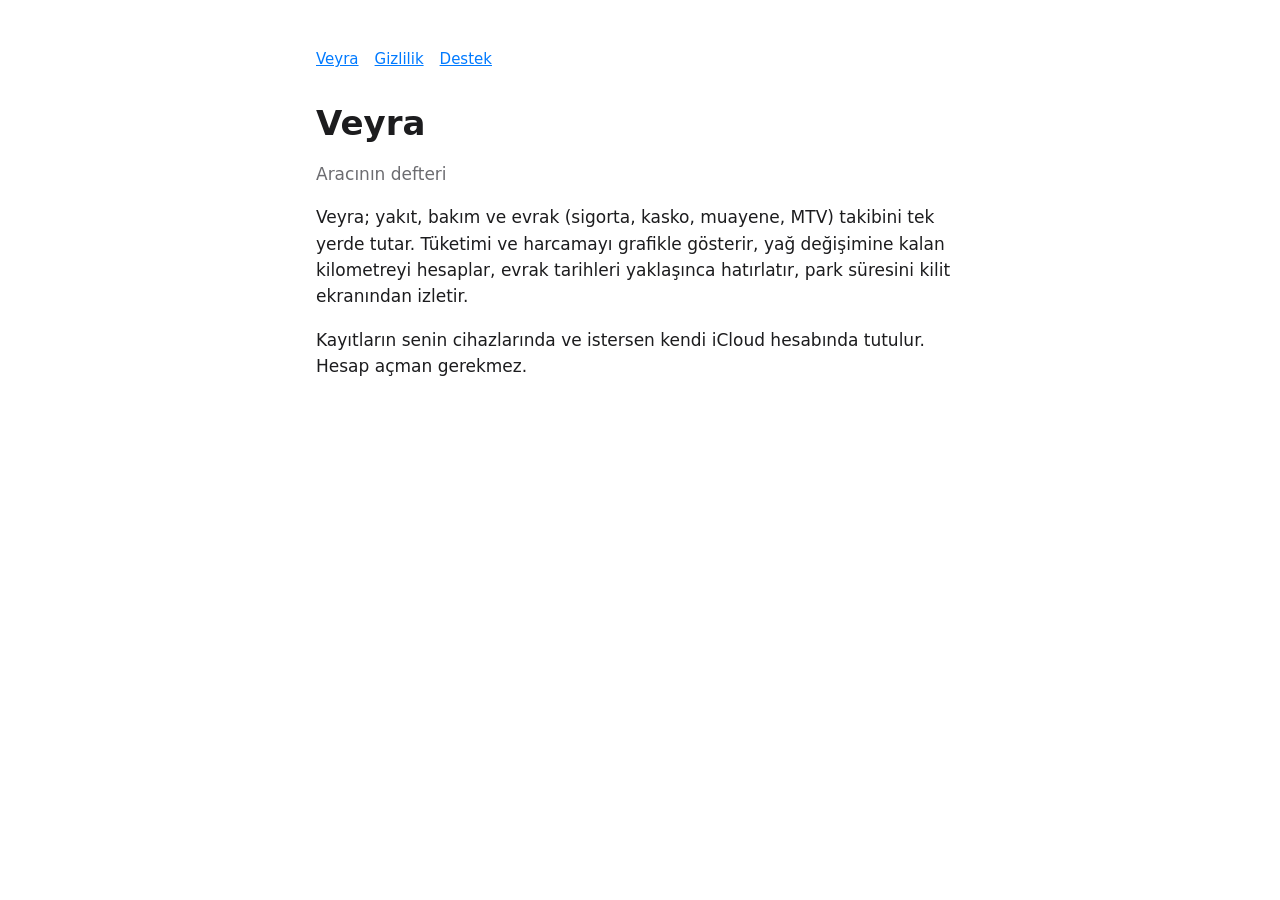
<file: index.html>
<!doctype html>
<html lang="tr">
<head>
<meta charset="utf-8">
<meta name="viewport" content="width=device-width, initial-scale=1">
<title>Veyra</title>
<link rel="stylesheet" href="style.css">
</head>
<body>
<main>
<nav><a href="./">Veyra</a><a href="gizlilik.html">Gizlilik</a><a href="destek.html">Destek</a></nav>
<h1>Veyra</h1>
<p class="muted">Aracının defteri</p>
<p>Veyra; yakıt, bakım ve evrak (sigorta, kasko, muayene, MTV) takibini tek yerde tutar. Tüketimi ve harcamayı grafikle gösterir, yağ değişimine kalan kilometreyi hesaplar, evrak tarihleri yaklaşınca hatırlatır, park süresini kilit ekranından izletir.</p>
<p>Kayıtların senin cihazlarında ve istersen kendi iCloud hesabında tutulur. Hesap açman gerekmez.</p>
</main>
</body>
</html>
</file>
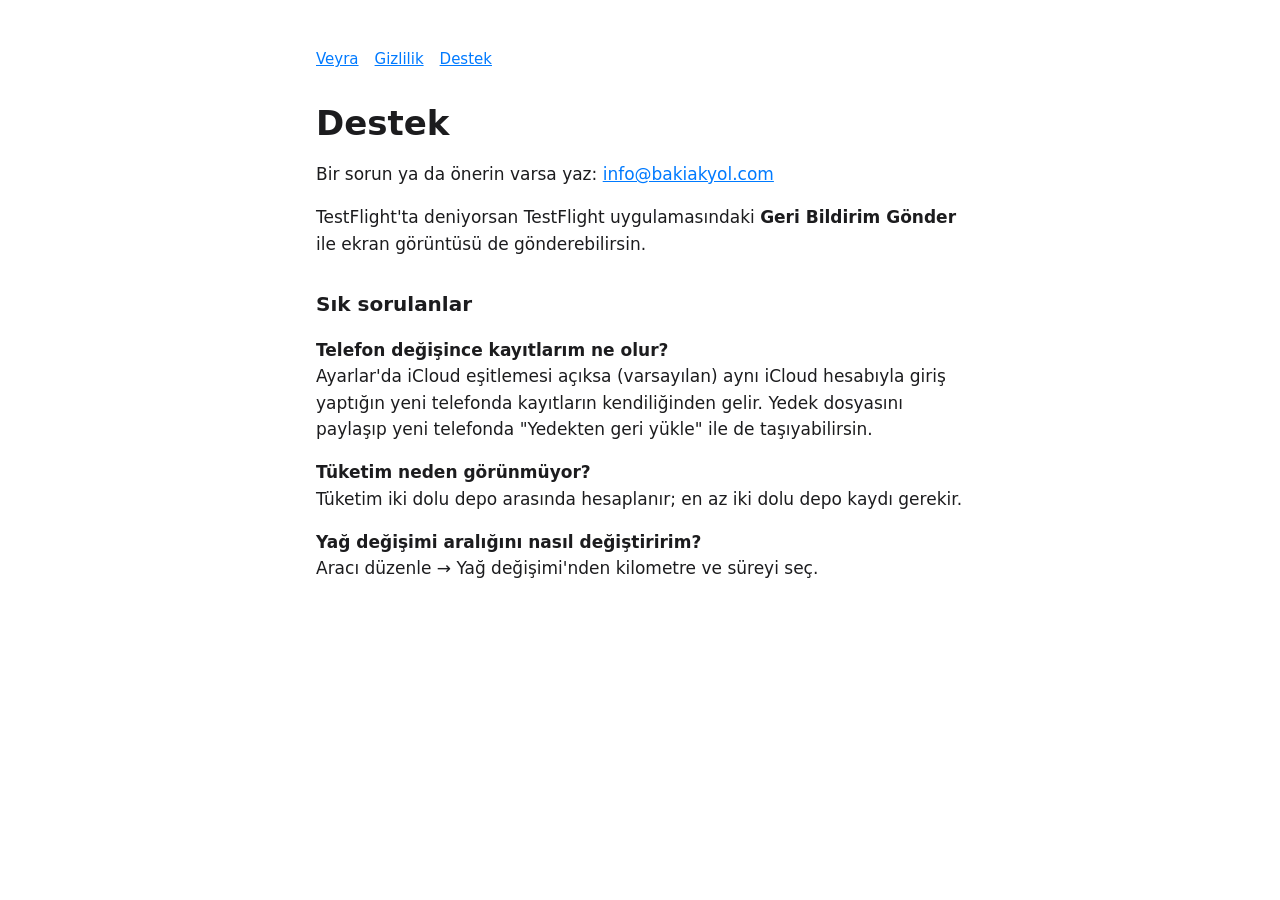
<file: destek.html>
<!doctype html>
<html lang="tr">
<head>
<meta charset="utf-8">
<meta name="viewport" content="width=device-width, initial-scale=1">
<title>Veyra Destek</title>
<link rel="stylesheet" href="style.css">
</head>
<body>
<main>
<nav><a href="./">Veyra</a><a href="gizlilik.html">Gizlilik</a><a href="destek.html">Destek</a></nav>
<h1>Destek</h1>
<p>Bir sorun ya da önerin varsa yaz: <a href="mailto:info@bakiakyol.com">info@bakiakyol.com</a></p>
<p>TestFlight'ta deniyorsan TestFlight uygulamasındaki <strong>Geri Bildirim Gönder</strong> ile ekran görüntüsü de gönderebilirsin.</p>

<h2>Sık sorulanlar</h2>
<p><strong>Telefon değişince kayıtlarım ne olur?</strong><br>Ayarlar'da iCloud eşitlemesi açıksa (varsayılan) aynı iCloud hesabıyla giriş yaptığın yeni telefonda kayıtların kendiliğinden gelir. Yedek dosyasını paylaşıp yeni telefonda "Yedekten geri yükle" ile de taşıyabilirsin.</p>
<p><strong>Tüketim neden görünmüyor?</strong><br>Tüketim iki dolu depo arasında hesaplanır; en az iki dolu depo kaydı gerekir.</p>
<p><strong>Yağ değişimi aralığını nasıl değiştiririm?</strong><br>Aracı düzenle → Yağ değişimi'nden kilometre ve süreyi seç.</p>
</main>
</body>
</html>
</file>
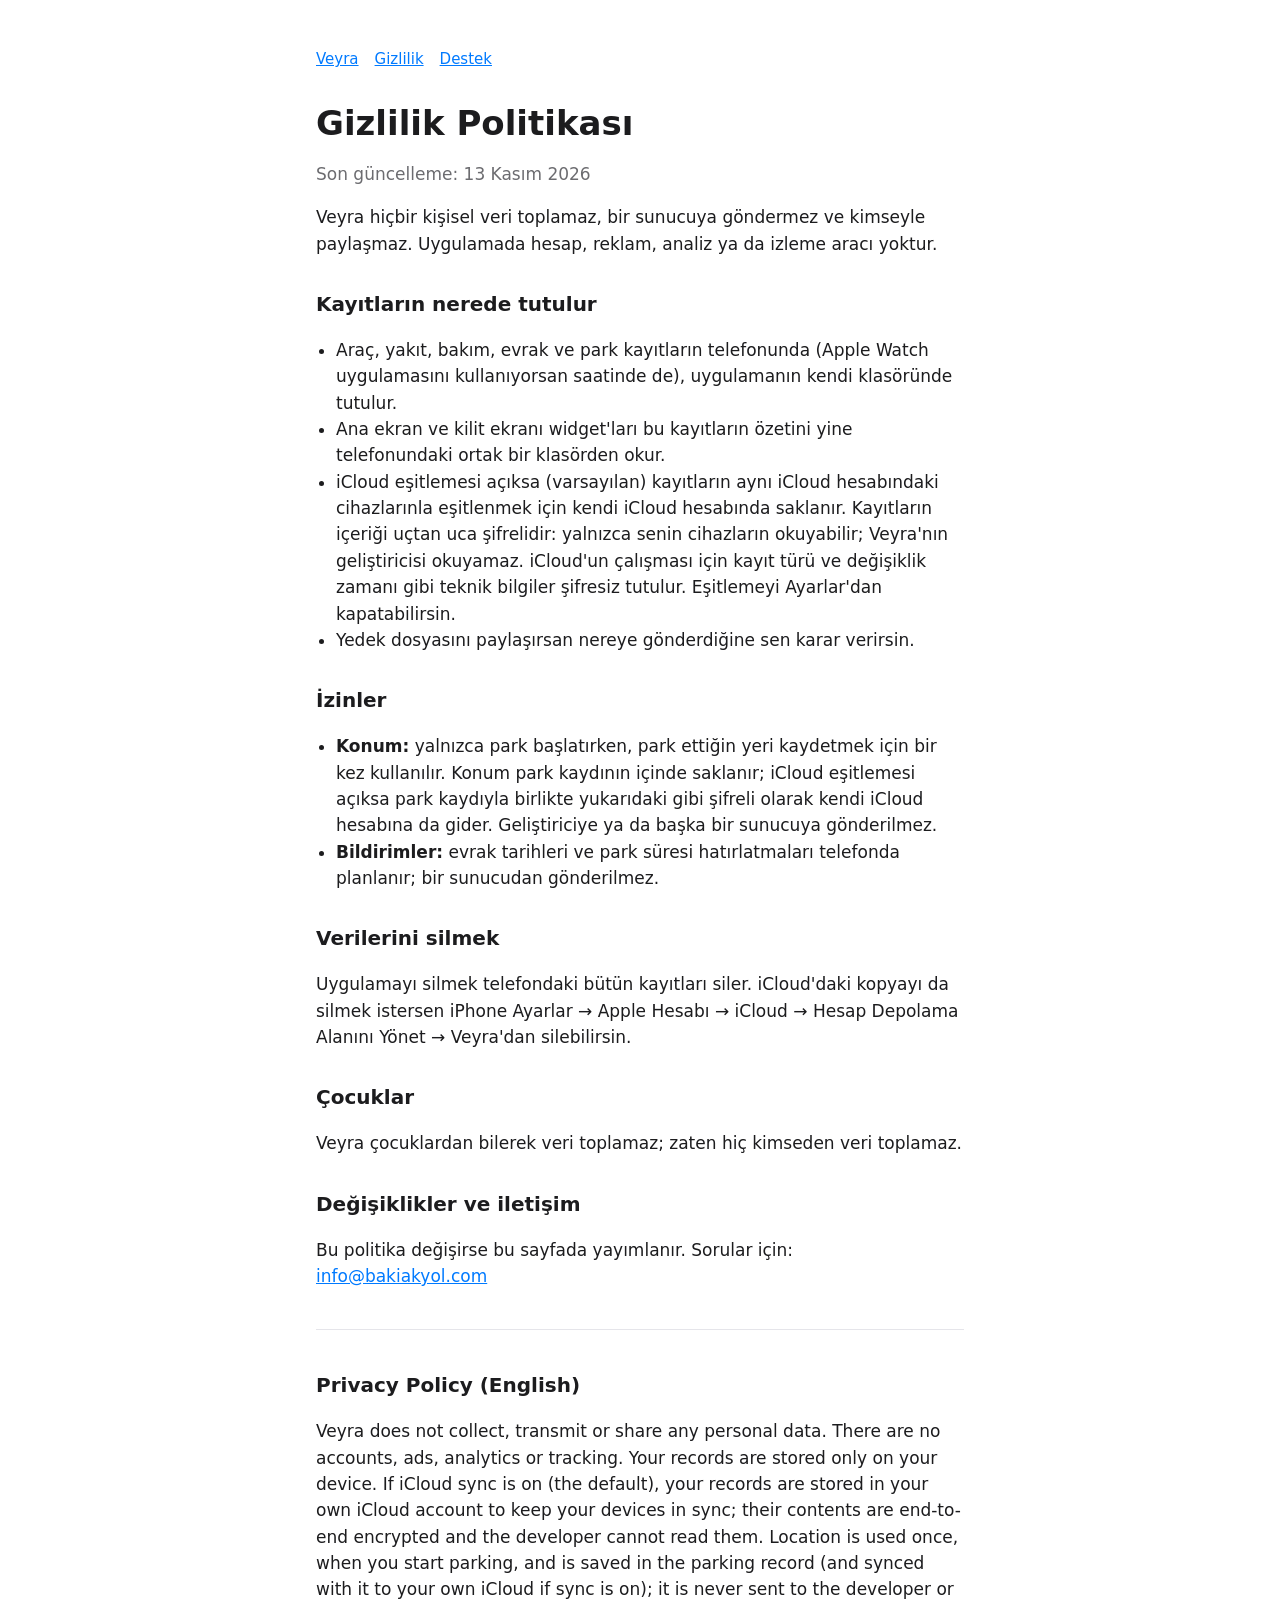
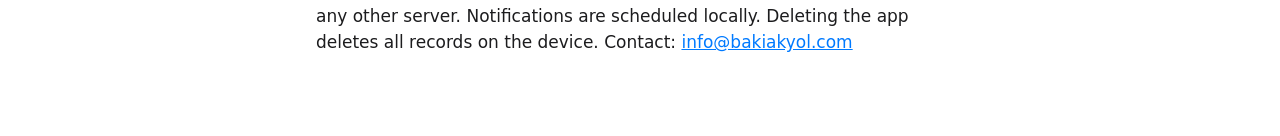
<file: gizlilik.html>
<!doctype html>
<html lang="tr">
<head>
<meta charset="utf-8">
<meta name="viewport" content="width=device-width, initial-scale=1">
<title>Veyra Gizlilik Politikası</title>
<link rel="stylesheet" href="style.css">
</head>
<body>
<main>
<nav><a href="./">Veyra</a><a href="gizlilik.html">Gizlilik</a><a href="destek.html">Destek</a></nav>
<h1>Gizlilik Politikası</h1>
<p class="muted">Son güncelleme: 13 Kasım 2026</p>

<p>Veyra hiçbir kişisel veri toplamaz, bir sunucuya göndermez ve kimseyle paylaşmaz. Uygulamada hesap, reklam, analiz ya da izleme aracı yoktur.</p>

<h2>Kayıtların nerede tutulur</h2>
<ul>
<li>Araç, yakıt, bakım, evrak ve park kayıtların telefonunda (Apple Watch uygulamasını kullanıyorsan saatinde de), uygulamanın kendi klasöründe tutulur.</li>
<li>Ana ekran ve kilit ekranı widget'ları bu kayıtların özetini yine telefonundaki ortak bir klasörden okur.</li>
<li>iCloud eşitlemesi açıksa (varsayılan) kayıtların aynı iCloud hesabındaki cihazlarınla eşitlenmek için kendi iCloud hesabında saklanır. Kayıtların içeriği uçtan uca şifrelidir: yalnızca senin cihazların okuyabilir; Veyra'nın geliştiricisi okuyamaz. iCloud'un çalışması için kayıt türü ve değişiklik zamanı gibi teknik bilgiler şifresiz tutulur. Eşitlemeyi Ayarlar'dan kapatabilirsin.</li>
<li>Yedek dosyasını paylaşırsan nereye gönderdiğine sen karar verirsin.</li>
</ul>

<h2>İzinler</h2>
<ul>
<li><strong>Konum:</strong> yalnızca park başlatırken, park ettiğin yeri kaydetmek için bir kez kullanılır. Konum park kaydının içinde saklanır; iCloud eşitlemesi açıksa park kaydıyla birlikte yukarıdaki gibi şifreli olarak kendi iCloud hesabına da gider. Geliştiriciye ya da başka bir sunucuya gönderilmez.</li>
<li><strong>Bildirimler:</strong> evrak tarihleri ve park süresi hatırlatmaları telefonda planlanır; bir sunucudan gönderilmez.</li>
</ul>

<h2>Verilerini silmek</h2>
<p>Uygulamayı silmek telefondaki bütün kayıtları siler. iCloud'daki kopyayı da silmek istersen iPhone Ayarlar → Apple Hesabı → iCloud → Hesap Depolama Alanını Yönet → Veyra'dan silebilirsin.</p>

<h2>Çocuklar</h2>
<p>Veyra çocuklardan bilerek veri toplamaz; zaten hiç kimseden veri toplamaz.</p>

<h2>Değişiklikler ve iletişim</h2>
<p>Bu politika değişirse bu sayfada yayımlanır. Sorular için: <a href="mailto:info@bakiakyol.com">info@bakiakyol.com</a></p>

<hr>

<h2 lang="en">Privacy Policy (English)</h2>
<p lang="en">Veyra does not collect, transmit or share any personal data. There are no accounts, ads, analytics or tracking. Your records are stored only on your device. If iCloud sync is on (the default), your records are stored in your own iCloud account to keep your devices in sync; their contents are end-to-end encrypted and the developer cannot read them. Location is used once, when you start parking, and is saved in the parking record (and synced with it to your own iCloud if sync is on); it is never sent to the developer or any other server. Notifications are scheduled locally. Deleting the app deletes all records on the device. Contact: <a href="mailto:info@bakiakyol.com">info@bakiakyol.com</a></p>
</main>
</body>
</html>
</file>
<file: style.css>
:root { --bg: #ffffff; --fg: #1c1c1e; --muted: #6c6c70; --accent: #007aff; --line: #e5e5ea; }
@media (prefers-color-scheme: dark) { :root { --bg: #000000; --fg: #f2f2f7; --muted: #98989f; --accent: #0a84ff; --line: #38383a; } }
* { box-sizing: border-box; }
body { margin: 0; background: var(--bg); color: var(--fg); font: 17px/1.55 -apple-system, BlinkMacSystemFont, "Segoe UI", system-ui, sans-serif; }
main { max-width: 680px; margin: 0 auto; padding: 48px 16px 64px; }
h1 { font-size: 34px; line-height: 1.2; margin: 0 0 4px; }
h2 { font-size: 20px; margin: 32px 0 8px; }
p, li { color: var(--fg); }
.muted { color: var(--muted); }
a { color: var(--accent); }
ul { padding-left: 20px; }
hr { border: 0; border-top: 1px solid var(--line); margin: 40px 0; }
nav { display: flex; gap: 16px; margin-bottom: 32px; font-size: 15px; }
</file>
